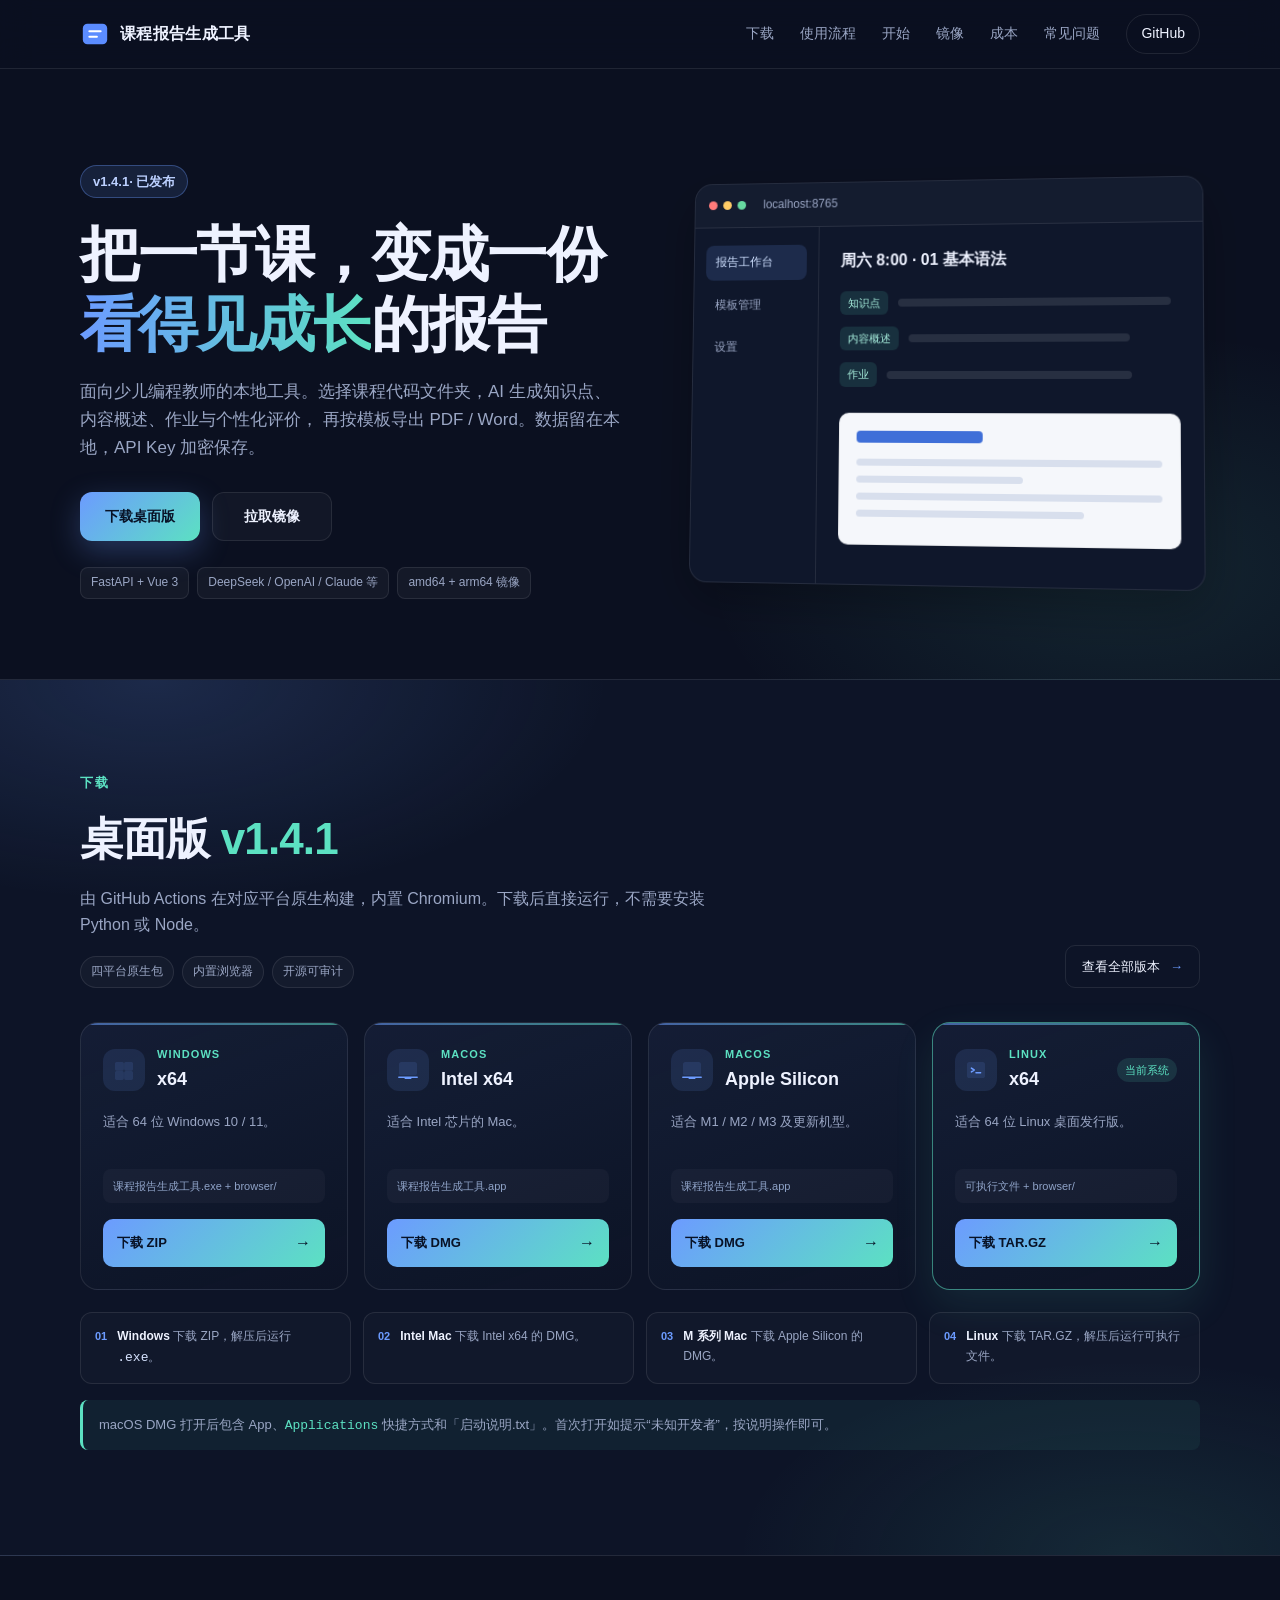
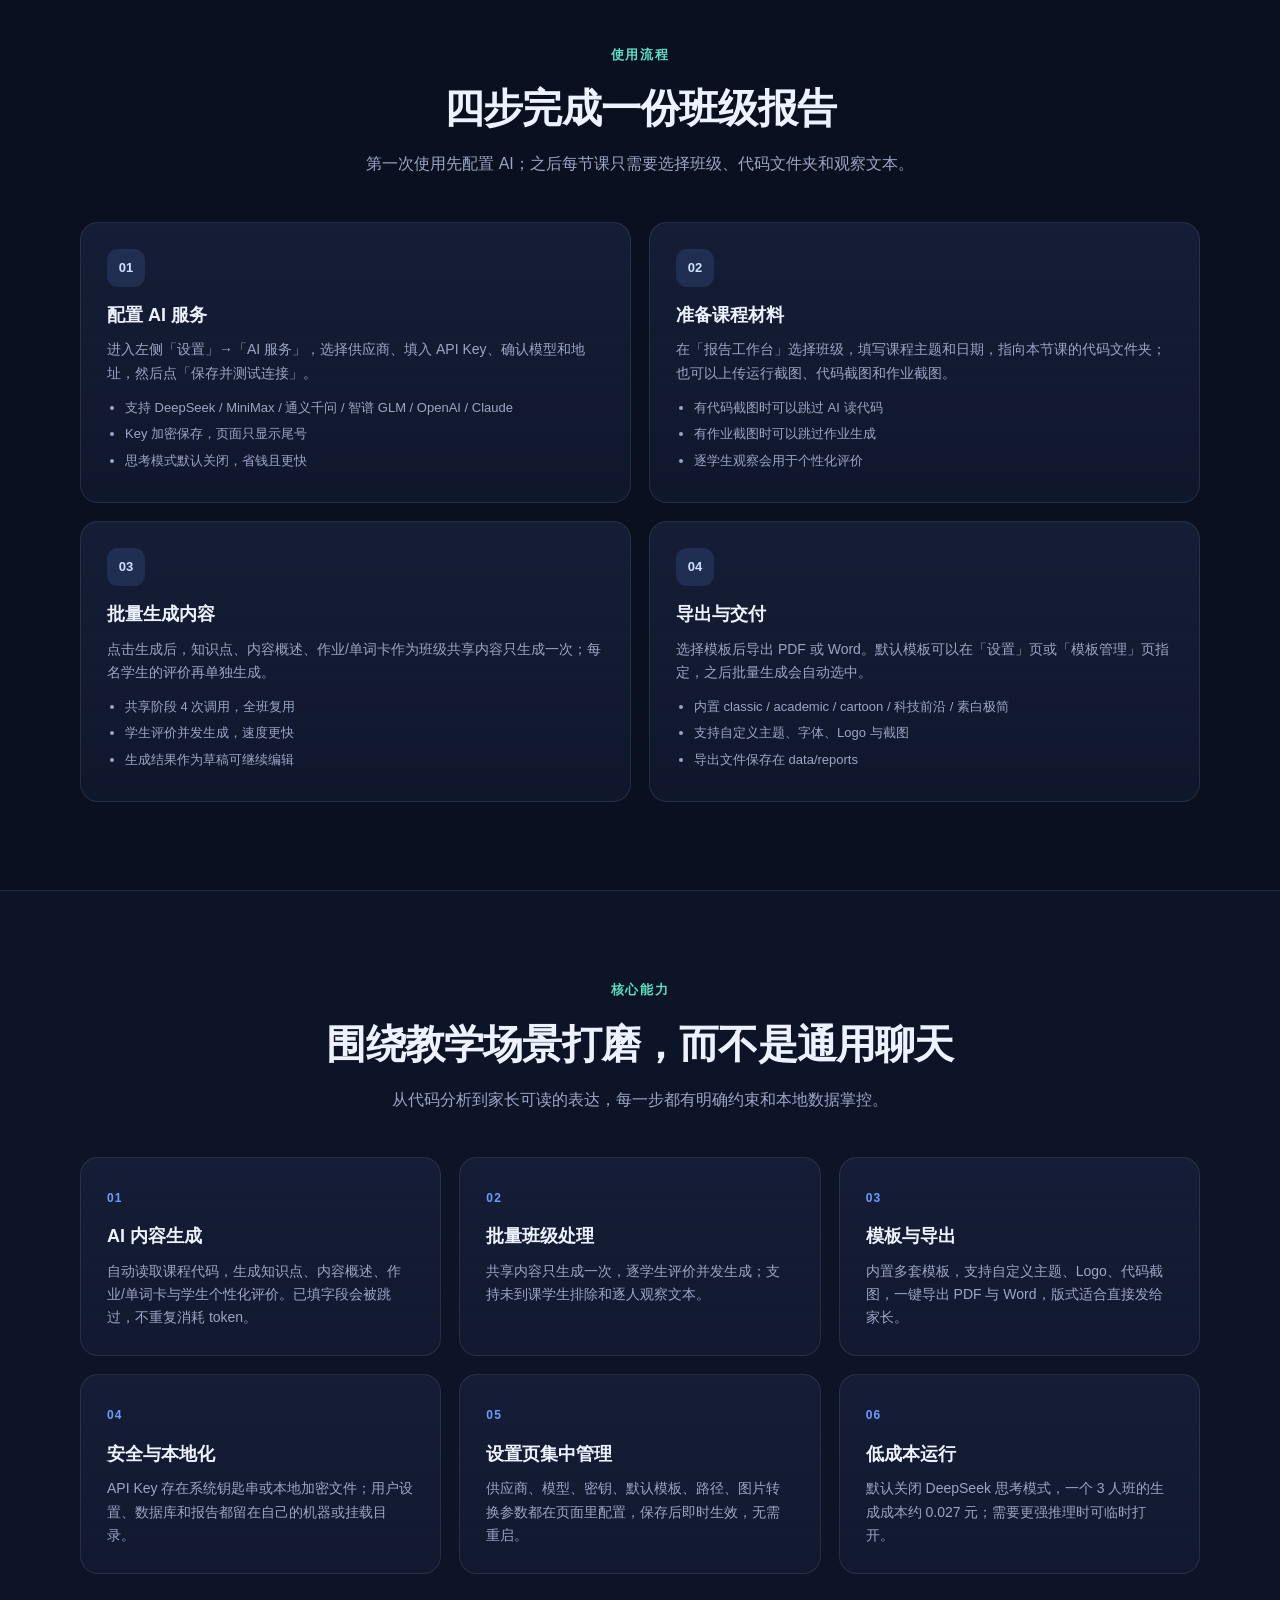
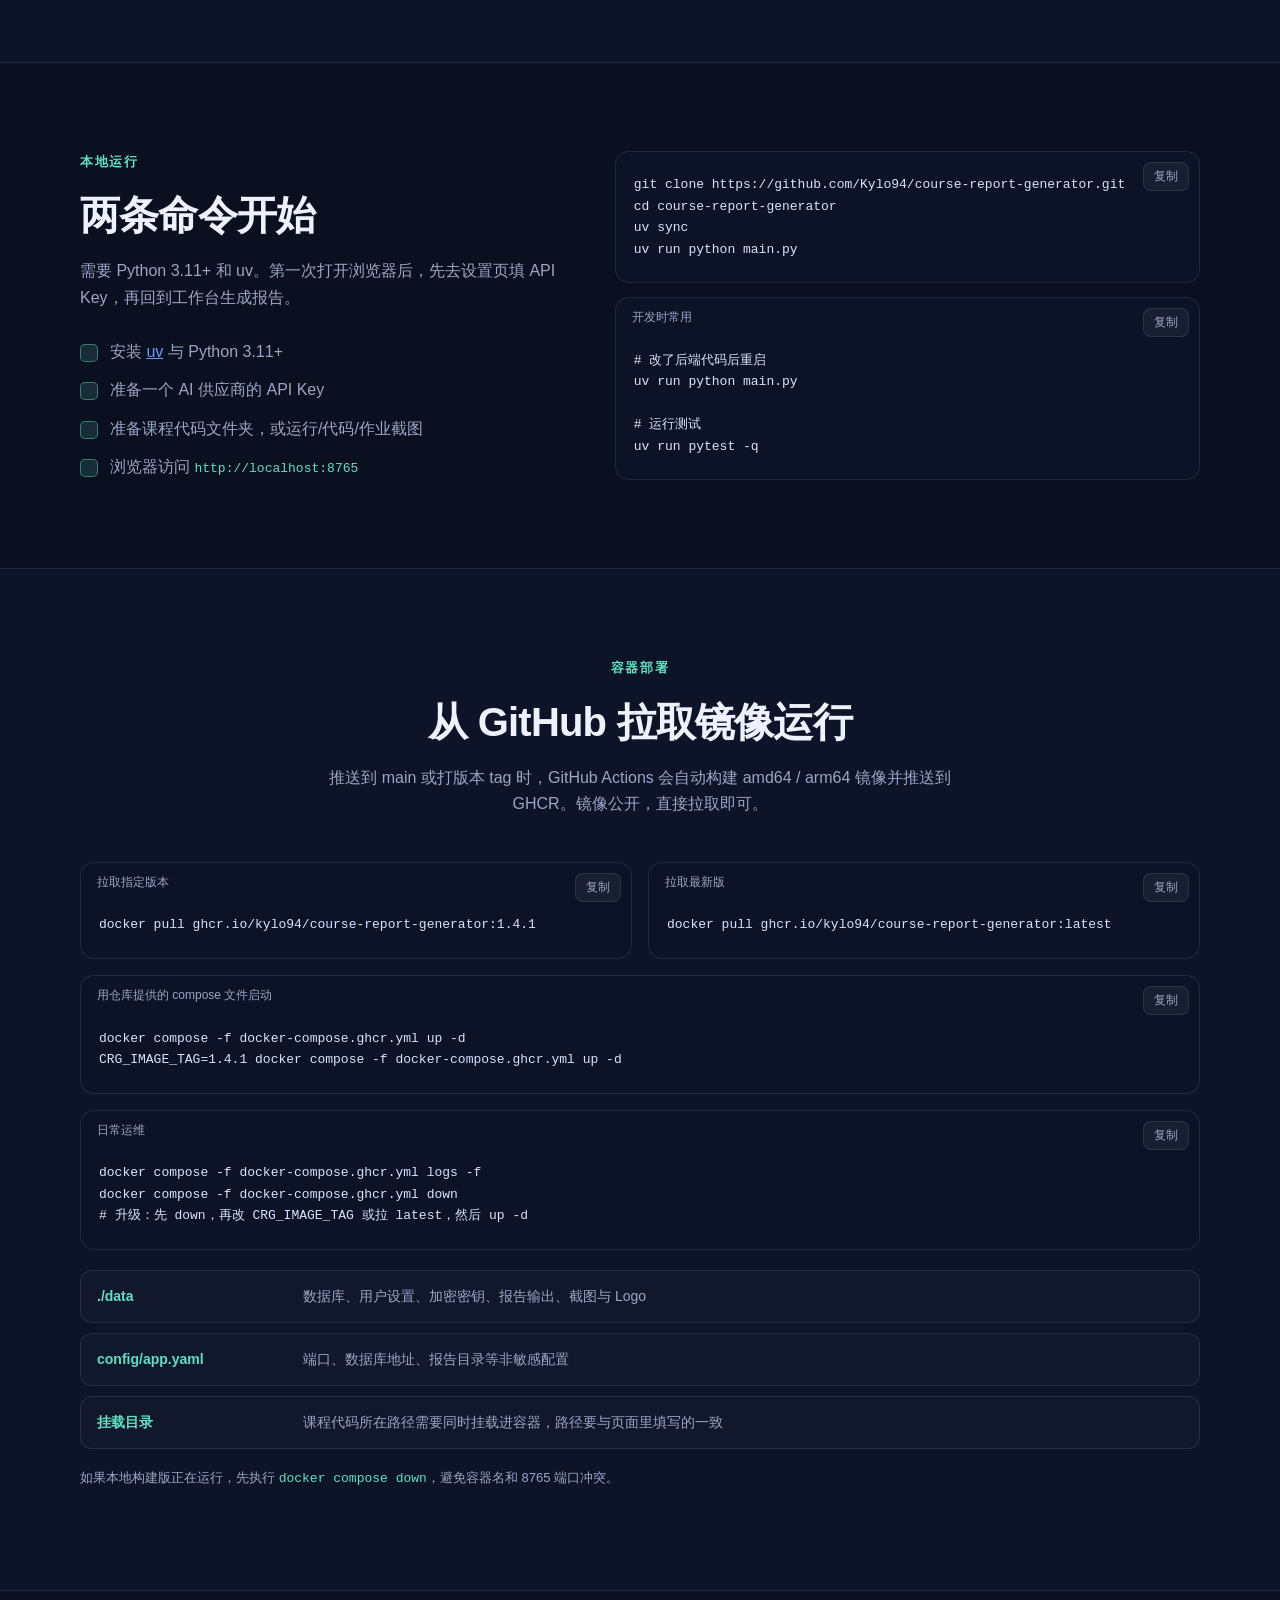
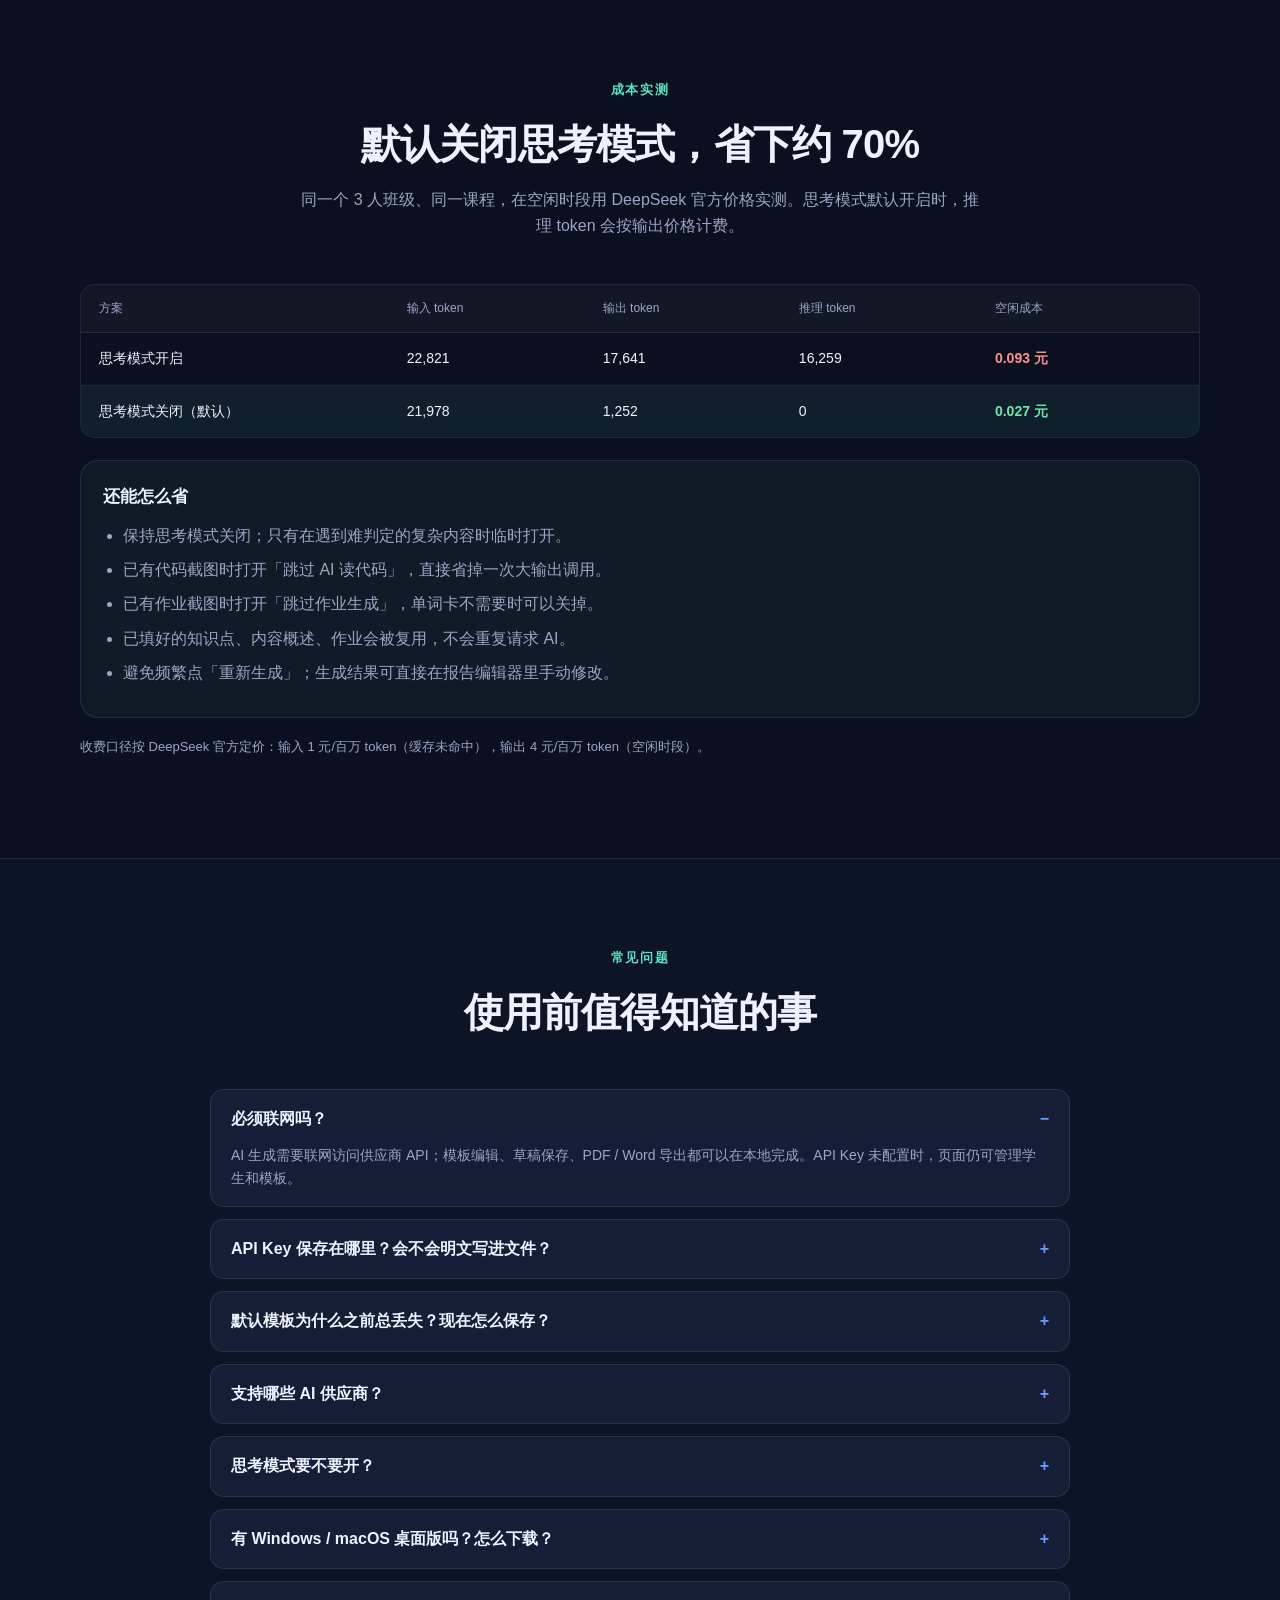
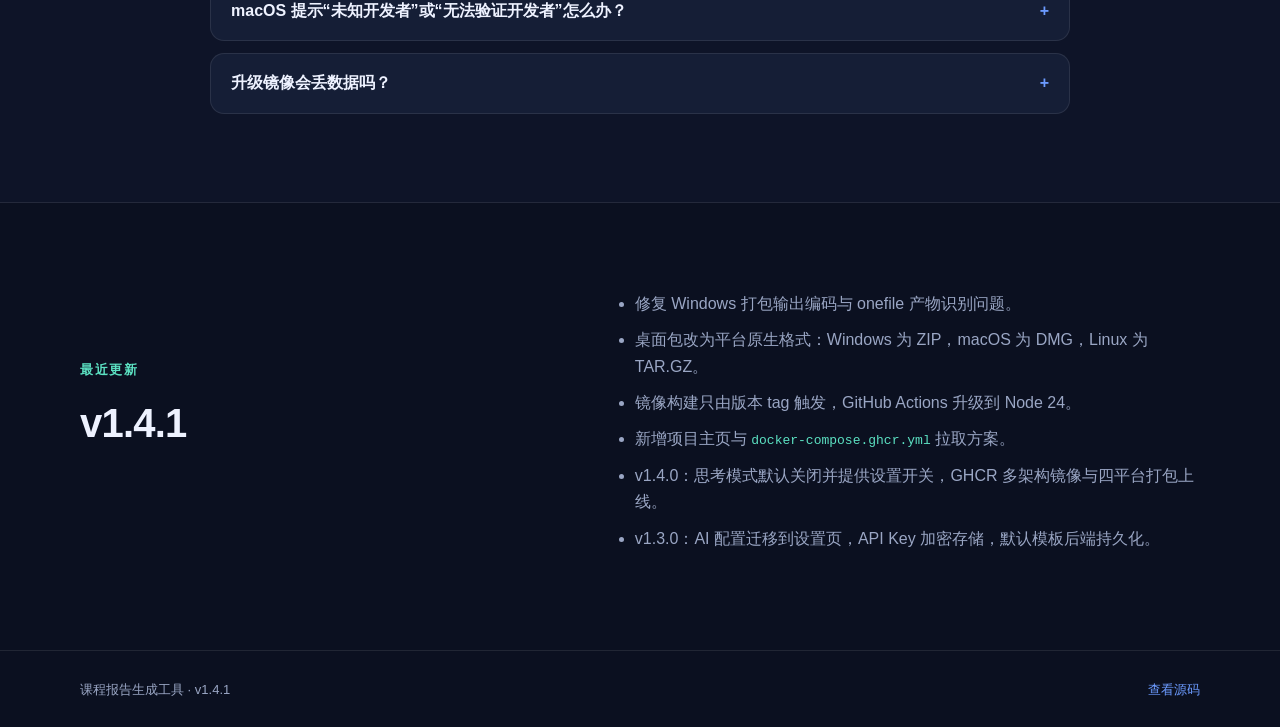
<file: index.html>
<!doctype html>
<html lang="zh-CN">
<head>
  <meta charset="utf-8" />
  <meta name="viewport" content="width=device-width, initial-scale=1" />
  <title>课程报告生成工具 v1.4.1</title>
  <meta name="description" content="少儿编程课程报告自动生成工具：AI 生成内容、模板化 PDF/Word 导出、班级批量处理与加密 API Key 管理。" />
  <link rel="stylesheet" href="styles.css" />
</head>
<body>
  <header class="site-header">
    <div class="wrap header-inner">
      <a class="brand" href="#top" aria-label="回到顶部">
        <svg viewBox="0 0 32 32" aria-hidden="true">
          <rect x="3" y="5" width="26" height="22" rx="5" fill="#5b8cff" />
          <path d="M10 13h12M10 19h8" stroke="#fff" stroke-width="2.2" stroke-linecap="round" />
        </svg>
        <span>课程报告生成工具</span>
      </a>
      <nav>
        <a href="#download">下载</a>
        <a href="#workflow">使用流程</a>
        <a href="#quickstart">开始</a>
        <a href="#docker">镜像</a>
        <a href="#cost">成本</a>
        <a href="#faq">常见问题</a>
        <a class="nav-github" href="https://github.com/Kylo94/course-report-generator" target="_blank" rel="noopener">GitHub</a>
      </nav>
    </div>
  </header>

  <main>
    <section class="hero" id="top">
      <div class="wrap hero-grid">
        <div class="hero-copy">
          <span class="badge"><span data-version-label>v1.4.1</span> · 已发布</span>
          <h1>把一节课，变成一份<br /><em>看得见成长</em>的报告</h1>
          <p class="lede">
            面向少儿编程教师的本地工具。选择课程代码文件夹，AI 生成知识点、内容概述、作业与个性化评价，
            再按模板导出 PDF / Word。数据留在本地，API Key 加密保存。
          </p>
          <div class="hero-actions">
            <a class="btn primary" href="#download">下载桌面版</a>
            <a class="btn ghost" href="#docker">拉取镜像</a>
          </div>
          <div class="hero-meta">
            <span>FastAPI + Vue 3</span>
            <span>DeepSeek / OpenAI / Claude 等</span>
            <span>amd64 + arm64 镜像</span>
          </div>
        </div>

        <div class="hero-visual" aria-label="产品界面示意">
          <div class="mock-window">
            <div class="mock-bar">
              <span class="mock-dot red"></span><span class="mock-dot yellow"></span><span class="mock-dot green"></span>
              <span class="mock-url">localhost:8765</span>
            </div>
            <div class="mock-body">
              <aside class="mock-side">
                <span class="mock-item active">报告工作台</span>
                <span class="mock-item">模板管理</span>
                <span class="mock-item">设置</span>
              </aside>
              <div class="mock-main">
                <div class="mock-title">周六 8:00 · 01 基本语法</div>
                <div class="mock-row"><span class="mock-chip">知识点</span><span class="mock-line w80"></span></div>
                <div class="mock-row"><span class="mock-chip">内容概述</span><span class="mock-line w65"></span></div>
                <div class="mock-row"><span class="mock-chip">作业</span><span class="mock-line w72"></span></div>
                <div class="mock-paper">
                  <div class="paper-head"></div>
                  <div class="paper-line"></div><div class="paper-line short"></div>
                  <div class="paper-line"></div><div class="paper-line mid"></div>
                </div>
              </div>
            </div>
          </div>
        </div>
      </div>
    </section>

    <section class="download-section" id="download">
      <div class="wrap">
        <div class="download-hero">
          <div>
            <span class="kicker">下载</span>
            <h2>桌面版 <span data-version-label>最新版本</span></h2>
            <p>由 GitHub Actions 在对应平台原生构建，内置 Chromium。下载后直接运行，不需要安装 Python 或 Node。</p>
            <div class="download-meta">
              <span>四平台原生包</span>
              <span>内置浏览器</span>
              <span>开源可审计</span>
            </div>
          </div>
          <a class="release-link" href="https://github.com/Kylo94/course-report-generator/releases" target="_blank" rel="noopener">
            查看全部版本 <span aria-hidden="true">→</span>
          </a>
        </div>

        <div class="download-grid" id="download-grid"></div>

        <noscript>
          <div class="download-fallback">
            请到 <a href="https://github.com/Kylo94/course-report-generator/releases" target="_blank" rel="noopener">GitHub Releases</a> 下载对应平台的安装包。
          </div>
        </noscript>

        <div class="download-guide">
          <div><span>01</span><p><strong>Windows</strong> 下载 ZIP，解压后运行 <code>.exe</code>。</p></div>
          <div><span>02</span><p><strong>Intel Mac</strong> 下载 Intel x64 的 DMG。</p></div>
          <div><span>03</span><p><strong>M 系列 Mac</strong> 下载 Apple Silicon 的 DMG。</p></div>
          <div><span>04</span><p><strong>Linux</strong> 下载 TAR.GZ，解压后运行可执行文件。</p></div>
        </div>
        <p class="note download-note">macOS DMG 打开后包含 App、<code>Applications</code> 快捷方式和「启动说明.txt」。首次打开如提示“未知开发者”，按说明操作即可。</p>
      </div>
    </section>

    <section class="section" id="workflow">
      <div class="wrap">
        <div class="section-head">
          <span class="kicker">使用流程</span>
          <h2>四步完成一份班级报告</h2>
          <p>第一次使用先配置 AI；之后每节课只需要选择班级、代码文件夹和观察文本。</p>
        </div>
        <div class="workflow-grid">
          <article class="workflow-card">
            <span class="workflow-num">01</span>
            <h3>配置 AI 服务</h3>
            <p>进入左侧「设置」→「AI 服务」，选择供应商、填入 API Key、确认模型和地址，然后点「保存并测试连接」。</p>
            <ul>
              <li>支持 DeepSeek / MiniMax / 通义千问 / 智谱 GLM / OpenAI / Claude</li>
              <li>Key 加密保存，页面只显示尾号</li>
              <li>思考模式默认关闭，省钱且更快</li>
            </ul>
          </article>
          <article class="workflow-card">
            <span class="workflow-num">02</span>
            <h3>准备课程材料</h3>
            <p>在「报告工作台」选择班级，填写课程主题和日期，指向本节课的代码文件夹；也可以上传运行截图、代码截图和作业截图。</p>
            <ul>
              <li>有代码截图时可以跳过 AI 读代码</li>
              <li>有作业截图时可以跳过作业生成</li>
              <li>逐学生观察会用于个性化评价</li>
            </ul>
          </article>
          <article class="workflow-card">
            <span class="workflow-num">03</span>
            <h3>批量生成内容</h3>
            <p>点击生成后，知识点、内容概述、作业/单词卡作为班级共享内容只生成一次；每名学生的评价再单独生成。</p>
            <ul>
              <li>共享阶段 4 次调用，全班复用</li>
              <li>学生评价并发生成，速度更快</li>
              <li>生成结果作为草稿可继续编辑</li>
            </ul>
          </article>
          <article class="workflow-card">
            <span class="workflow-num">04</span>
            <h3>导出与交付</h3>
            <p>选择模板后导出 PDF 或 Word。默认模板可以在「设置」页或「模板管理」页指定，之后批量生成会自动选中。</p>
            <ul>
              <li>内置 classic / academic / cartoon / 科技前沿 / 素白极简</li>
              <li>支持自定义主题、字体、Logo 与截图</li>
              <li>导出文件保存在 data/reports</li>
            </ul>
          </article>
        </div>
      </div>
    </section>

    <section class="section alt" id="features">
      <div class="wrap">
        <div class="section-head">
          <span class="kicker">核心能力</span>
          <h2>围绕教学场景打磨，而不是通用聊天</h2>
          <p>从代码分析到家长可读的表达，每一步都有明确约束和本地数据掌控。</p>
        </div>
        <div class="feature-grid">
          <article class="feature-card">
            <span class="feature-index">01</span>
            <h3>AI 内容生成</h3>
            <p>自动读取课程代码，生成知识点、内容概述、作业/单词卡与学生个性化评价。已填字段会被跳过，不重复消耗 token。</p>
          </article>
          <article class="feature-card">
            <span class="feature-index">02</span>
            <h3>批量班级处理</h3>
            <p>共享内容只生成一次，逐学生评价并发生成；支持未到课学生排除和逐人观察文本。</p>
          </article>
          <article class="feature-card">
            <span class="feature-index">03</span>
            <h3>模板与导出</h3>
            <p>内置多套模板，支持自定义主题、Logo、代码截图，一键导出 PDF 与 Word，版式适合直接发给家长。</p>
          </article>
          <article class="feature-card">
            <span class="feature-index">04</span>
            <h3>安全与本地化</h3>
            <p>API Key 存在系统钥匙串或本地加密文件；用户设置、数据库和报告都留在自己的机器或挂载目录。</p>
          </article>
          <article class="feature-card">
            <span class="feature-index">05</span>
            <h3>设置页集中管理</h3>
            <p>供应商、模型、密钥、默认模板、路径、图片转换参数都在页面里配置，保存后即时生效，无需重启。</p>
          </article>
          <article class="feature-card">
            <span class="feature-index">06</span>
            <h3>低成本运行</h3>
            <p>默认关闭 DeepSeek 思考模式，一个 3 人班的生成成本约 0.027 元；需要更强推理时可临时打开。</p>
          </article>
        </div>
      </div>
    </section>

    <section class="section" id="quickstart">
      <div class="wrap two-col">
        <div>
          <div class="section-head left">
            <span class="kicker">本地运行</span>
            <h2>两条命令开始</h2>
            <p>需要 Python 3.11+ 和 uv。第一次打开浏览器后，先去设置页填 API Key，再回到工作台生成报告。</p>
          </div>
          <div class="check-list">
            <div><span></span><p>安装 <a href="https://docs.astral.sh/uv/" target="_blank" rel="noopener">uv</a> 与 Python 3.11+</p></div>
            <div><span></span><p>准备一个 AI 供应商的 API Key</p></div>
            <div><span></span><p>准备课程代码文件夹，或运行/代码/作业截图</p></div>
            <div><span></span><p>浏览器访问 <code>http://localhost:8765</code></p></div>
          </div>
        </div>
        <div class="code-stack">
          <div class="code-block">
            <button class="copy" type="button">复制</button>
            <pre><code>git clone https://github.com/Kylo94/course-report-generator.git
cd course-report-generator
uv sync
uv run python main.py</code></pre>
          </div>
          <div class="code-block">
            <div class="code-label">开发时常用</div>
            <button class="copy" type="button">复制</button>
            <pre><code># 改了后端代码后重启
uv run python main.py

# 运行测试
uv run pytest -q</code></pre>
          </div>
        </div>
      </div>
    </section>

    <section class="section alt" id="docker">
      <div class="wrap">
        <div class="section-head">
          <span class="kicker">容器部署</span>
          <h2>从 GitHub 拉取镜像运行</h2>
          <p>推送到 main 或打版本 tag 时，GitHub Actions 会自动构建 amd64 / arm64 镜像并推送到 GHCR。镜像公开，直接拉取即可。</p>
        </div>
        <div class="docker-grid">
          <div class="code-block">
            <div class="code-label">拉取指定版本</div>
            <button class="copy" type="button">复制</button>
            <pre><code>docker pull ghcr.io/kylo94/course-report-generator:1.4.1</code></pre>
          </div>
          <div class="code-block">
            <div class="code-label">拉取最新版</div>
            <button class="copy" type="button">复制</button>
            <pre><code>docker pull ghcr.io/kylo94/course-report-generator:latest</code></pre>
          </div>
          <div class="code-block wide">
            <div class="code-label">用仓库提供的 compose 文件启动</div>
            <button class="copy" type="button">复制</button>
            <pre><code>docker compose -f docker-compose.ghcr.yml up -d
CRG_IMAGE_TAG=1.4.1 docker compose -f docker-compose.ghcr.yml up -d</code></pre>
          </div>
          <div class="code-block wide">
            <div class="code-label">日常运维</div>
            <button class="copy" type="button">复制</button>
            <pre><code>docker compose -f docker-compose.ghcr.yml logs -f
docker compose -f docker-compose.ghcr.yml down
# 升级：先 down，再改 CRG_IMAGE_TAG 或拉 latest，然后 up -d</code></pre>
          </div>
        </div>
        <div class="dir-list">
          <div><strong>./data</strong><span>数据库、用户设置、加密密钥、报告输出、截图与 Logo</span></div>
          <div><strong>config/app.yaml</strong><span>端口、数据库地址、报告目录等非敏感配置</span></div>
          <div><strong>挂载目录</strong><span>课程代码所在路径需要同时挂载进容器，路径要与页面里填写的一致</span></div>
        </div>
        <p class="note">如果本地构建版正在运行，先执行 <code>docker compose down</code>，避免容器名和 8765 端口冲突。</p>
      </div>
    </section>

    <section class="section" id="cost">
      <div class="wrap">
        <div class="section-head">
          <span class="kicker">成本实测</span>
          <h2>默认关闭思考模式，省下约 70%</h2>
          <p>同一个 3 人班级、同一课程，在空闲时段用 DeepSeek 官方价格实测。思考模式默认开启时，推理 token 会按输出价格计费。</p>
        </div>
        <div class="cost-table" role="table" aria-label="成本对比表">
          <div class="cost-row head" role="row">
            <span role="columnheader">方案</span>
            <span role="columnheader">输入 token</span>
            <span role="columnheader">输出 token</span>
            <span role="columnheader">推理 token</span>
            <span role="columnheader">空闲成本</span>
          </div>
          <div class="cost-row" role="row">
            <span role="cell">思考模式开启</span><span role="cell">22,821</span><span role="cell">17,641</span><span role="cell">16,259</span><span role="cell" class="cost-high">0.093 元</span>
          </div>
          <div class="cost-row highlight" role="row">
            <span role="cell">思考模式关闭（默认）</span><span role="cell">21,978</span><span role="cell">1,252</span><span role="cell">0</span><span role="cell" class="cost-low">0.027 元</span>
          </div>
        </div>
        <div class="save-tips">
          <h3>还能怎么省</h3>
          <ul>
            <li>保持思考模式关闭；只有在遇到难判定的复杂内容时临时打开。</li>
            <li>已有代码截图时打开「跳过 AI 读代码」，直接省掉一次大输出调用。</li>
            <li>已有作业截图时打开「跳过作业生成」，单词卡不需要时可以关掉。</li>
            <li>已填好的知识点、内容概述、作业会被复用，不会重复请求 AI。</li>
            <li>避免频繁点「重新生成」；生成结果可直接在报告编辑器里手动修改。</li>
          </ul>
        </div>
        <p class="note">收费口径按 DeepSeek 官方定价：输入 1 元/百万 token（缓存未命中），输出 4 元/百万 token（空闲时段）。</p>
      </div>
    </section>

    <section class="section alt" id="faq">
      <div class="wrap">
        <div class="section-head">
          <span class="kicker">常见问题</span>
          <h2>使用前值得知道的事</h2>
        </div>
        <div class="faq">
          <details open>
            <summary>必须联网吗？</summary>
            <p>AI 生成需要联网访问供应商 API；模板编辑、草稿保存、PDF / Word 导出都可以在本地完成。API Key 未配置时，页面仍可管理学生和模板。</p>
          </details>
          <details>
            <summary>API Key 保存在哪里？会不会明文写进文件？</summary>
            <p>优先保存在系统钥匙串（macOS 钥匙串 / Windows 凭据管理器），不可用时保存为本地 Fernet 加密文件。<code>data/user_settings.json</code> 不保存明文，接口只返回是否配置和尾号。</p>
          </details>
          <details>
            <summary>默认模板为什么之前总丢失？现在怎么保存？</summary>
            <p>旧版只存在浏览器 localStorage，清缓存或换浏览器就会丢。现在默认模板保存到后端用户设置，在「设置」页下拉框或「模板管理」页点「设为默认」都会持久化。</p>
          </details>
          <details>
            <summary>支持哪些 AI 供应商？</summary>
            <p>DeepSeek、MiniMax、通义千问、智谱 GLM、OpenAI 和 Anthropic Claude。设置页切换供应商后，记得同时更新对应模型的 API Key 和模型名。</p>
          </details>
          <details>
            <summary>思考模式要不要开？</summary>
            <p>日常生成建议关闭，省钱且快很多。遇到特别复杂、需要模型反复推敲的内容，可以在设置页临时打开；它只影响 DeepSeek，且会显著增加推理 token。</p>
          </details>
          <details>
            <summary>有 Windows / macOS 桌面版吗？怎么下载？</summary>
            <p>有。推送 <code>v*</code> tag 时，GitHub Actions 会在四个原生 runner 上分别打包并发布到 Releases：Windows x64 为 <code>.zip</code>（内含 <code>.exe</code> 和 <code>browser/</code>），macOS x64 / arm64 为 <code>.dmg</code>（内含 <code>.app</code>），Linux x64 为 <code>.tar.gz</code>。无需安装 Python。PyInstaller 不支持交叉编译，所以每个平台都在对应系统上构建。</p>
          </details>
          <details>
            <summary>macOS 提示“未知开发者”或“无法验证开发者”怎么办？</summary>
            <p>应用由 GitHub Actions 从公开源码构建，但未做 Apple 开发者签名与公证，所以 macOS 首次打开会拦截。DMG 内也附带了「启动说明.txt」。任选一种方式：</p>
            <ol>
              <li>将 App 拖到「应用程序」，按住 Control 点击图标 → 「打开」→ 弹窗中再次选择「打开」。</li>
              <li>终端执行 <code>xattr -cr "/Applications/课程报告生成工具.app"</code>，然后重新双击。</li>
              <li>「系统设置」→「隐私与安全性」→ 找到对应提示 → 「仍要打开」。</li>
            </ol>
          </details>
          <details>
            <summary>升级镜像会丢数据吗？</summary>
            <p>不会。用户设置、数据库、加密密钥和报告都在挂载的 <code>./data</code> 目录里。升级时停止容器、拉取新镜像、重新启动即可。</p>
          </details>
        </div>
      </div>
    </section>

    <section class="section" id="changelog">
      <div class="wrap two-col">
        <div class="section-head left">
          <span class="kicker">最近更新</span>
          <h2>v1.4.1</h2>
        </div>
        <ul class="changelog">
          <li>修复 Windows 打包输出编码与 onefile 产物识别问题。</li>
          <li>桌面包改为平台原生格式：Windows 为 ZIP，macOS 为 DMG，Linux 为 TAR.GZ。</li>
          <li>镜像构建只由版本 tag 触发，GitHub Actions 升级到 Node 24。</li>
          <li>新增项目主页与 <code>docker-compose.ghcr.yml</code> 拉取方案。</li>
          <li>v1.4.0：思考模式默认关闭并提供设置开关，GHCR 多架构镜像与四平台打包上线。</li>
          <li>v1.3.0：AI 配置迁移到设置页，API Key 加密存储，默认模板后端持久化。</li>
        </ul>
      </div>
    </section>
  </main>

  <footer>
    <div class="wrap footer-inner">
      <span>课程报告生成工具 · v1.4.1</span>
      <a href="https://github.com/Kylo94/course-report-generator" target="_blank" rel="noopener">查看源码</a>
    </div>
  </footer>

  <script src="script.js"></script>
</body>
</html>
</file>
<file: styles.css>
:root {
  --bg: #0b1020;
  --bg-alt: #10172b;
  --card: #151e36;
  --card-hover: #1a2542;
  --text: #eef2ff;
  --muted: #9aa6c4;
  --line: rgba(255, 255, 255, 0.09);
  --accent: #6c9bff;
  --accent-2: #5ce1c2;
  --danger: #ff8f8f;
  --success: #6ee7a8;
  --radius: 18px;
  --shadow: 0 18px 50px rgba(0, 0, 0, 0.28);
}

* { box-sizing: border-box; }
html { scroll-behavior: smooth; }

body {
  margin: 0;
  background:
    radial-gradient(900px 500px at 15% -5%, rgba(108, 155, 255, 0.16), transparent 60%),
    radial-gradient(700px 400px at 88% 8%, rgba(92, 225, 194, 0.10), transparent 60%),
    var(--bg);
  color: var(--text);
  font-family: -apple-system, BlinkMacSystemFont, "Segoe UI", "PingFang SC", "Microsoft YaHei", sans-serif;
  line-height: 1.65;
  -webkit-font-smoothing: antialiased;
}

.wrap { width: min(1120px, calc(100% - 40px)); margin: 0 auto; }

.site-header {
  position: sticky;
  top: 0;
  z-index: 20;
  backdrop-filter: blur(16px);
  background: rgba(11, 16, 32, 0.78);
  border-bottom: 1px solid var(--line);
}

.header-inner {
  display: flex;
  align-items: center;
  justify-content: space-between;
  height: 68px;
}

.brand {
  display: inline-flex;
  align-items: center;
  gap: 10px;
  color: var(--text);
  text-decoration: none;
  font-weight: 700;
  letter-spacing: 0.02em;
}

.brand svg { width: 30px; height: 30px; }

.site-header nav { display: flex; align-items: center; gap: 26px; }
.site-header nav a {
  color: var(--muted);
  text-decoration: none;
  font-size: 14px;
  transition: color 0.2s ease;
}
.site-header nav a:hover { color: var(--text); }
.site-header nav .nav-github {
  padding: 7px 14px;
  border: 1px solid var(--line);
  border-radius: 999px;
  color: var(--text);
}

.hero { padding: 96px 0 80px; }
.hero-grid {
  display: grid;
  grid-template-columns: 1.05fr 1fr;
  gap: 64px;
  align-items: center;
}

.badge {
  display: inline-flex;
  align-items: center;
  padding: 5px 12px;
  border-radius: 999px;
  background: rgba(108, 155, 255, 0.12);
  border: 1px solid rgba(108, 155, 255, 0.35);
  color: #bcd0ff;
  font-size: 13px;
  font-weight: 600;
}

h1 {
  margin: 22px 0 18px;
  font-size: clamp(38px, 5vw, 60px);
  line-height: 1.16;
  letter-spacing: -0.03em;
}
h1 em {
  font-style: normal;
  background: linear-gradient(90deg, var(--accent), var(--accent-2));
  -webkit-background-clip: text;
  background-clip: text;
  color: transparent;
}

.lede { max-width: 580px; color: var(--muted); font-size: 17px; }

.hero-actions { display: flex; gap: 12px; margin-top: 30px; }
.btn {
  display: inline-flex;
  align-items: center;
  justify-content: center;
  min-width: 120px;
  padding: 12px 20px;
  border-radius: 12px;
  text-decoration: none;
  font-weight: 650;
  font-size: 14px;
  transition: transform 0.18s ease, box-shadow 0.18s ease;
}
.btn:hover { transform: translateY(-2px); }
.btn.primary {
  color: #081226;
  background: linear-gradient(135deg, var(--accent), var(--accent-2));
  box-shadow: 0 10px 30px rgba(108, 155, 255, 0.28);
}
.btn.ghost { color: var(--text); border: 1px solid var(--line); background: rgba(255, 255, 255, 0.03); }

.hero-meta {
  display: flex;
  flex-wrap: wrap;
  gap: 8px;
  margin-top: 26px;
}
.hero-meta span {
  padding: 5px 10px;
  border-radius: 8px;
  background: rgba(255, 255, 255, 0.04);
  border: 1px solid var(--line);
  color: var(--muted);
  font-size: 12px;
}

.hero-visual { perspective: 1200px; }
.mock-window {
  border: 1px solid var(--line);
  border-radius: 18px;
  background: #0f172b;
  box-shadow: var(--shadow);
  overflow: hidden;
  transform: rotateY(-6deg) rotateX(3deg);
  transition: transform 0.4s ease;
}
.mock-window:hover { transform: rotateY(0) rotateX(0); }
.mock-bar {
  display: flex;
  align-items: center;
  gap: 6px;
  padding: 12px 14px;
  border-bottom: 1px solid var(--line);
  background: rgba(255, 255, 255, 0.02);
}
.mock-dot { width: 9px; height: 9px; border-radius: 50%; }
.mock-dot.red { background: #ff7b7b; }
.mock-dot.yellow { background: #ffcc66; }
.mock-dot.green { background: #66d9a0; }
.mock-url { margin-left: 12px; color: var(--muted); font-size: 12px; }
.mock-body { display: grid; grid-template-columns: 130px 1fr; min-height: 360px; }
.mock-side {
  display: flex;
  flex-direction: column;
  gap: 8px;
  padding: 18px 12px;
  border-right: 1px solid var(--line);
}
.mock-item { padding: 8px 10px; border-radius: 8px; color: var(--muted); font-size: 12px; }
.mock-item.active { background: rgba(108, 155, 255, 0.15); color: #cfe0ff; }
.mock-main { padding: 22px; }
.mock-title { font-weight: 700; margin-bottom: 18px; }
.mock-row { display: flex; align-items: center; gap: 10px; margin-bottom: 12px; }
.mock-chip {
  flex: 0 0 auto;
  padding: 3px 8px;
  border-radius: 6px;
  background: rgba(92, 225, 194, 0.12);
  color: #a9f0df;
  font-size: 11px;
}
.mock-line { height: 8px; border-radius: 6px; background: rgba(255, 255, 255, 0.10); }
.mock-line.w80 { width: 80%; }
.mock-line.w65 { width: 65%; }
.mock-line.w72 { width: 72%; }
.mock-paper {
  margin-top: 26px;
  padding: 18px;
  border-radius: 10px;
  background: #f5f7fb;
  box-shadow: inset 0 0 0 1px rgba(0, 0, 0, 0.06);
}
.paper-head { width: 42%; height: 12px; border-radius: 4px; background: #3f6fd8; margin-bottom: 16px; }
.paper-line { height: 7px; border-radius: 4px; background: #d8dfed; margin-bottom: 10px; }
.paper-line.short { width: 55%; }
.paper-line.mid { width: 75%; }

.section { padding: 88px 0; }
.section.alt { background: rgba(16, 23, 43, 0.72); border-block: 1px solid var(--line); }
.section-head { max-width: 680px; margin: 0 auto 44px; text-align: center; }
.section-head.left { margin: 0 0 28px; text-align: left; }
.kicker {
  display: block;
  margin-bottom: 10px;
  color: var(--accent-2);
  font-size: 13px;
  font-weight: 700;
  letter-spacing: 0.12em;
  text-transform: uppercase;
}
.section-head h2, .section-head.left h2 {
  margin: 0 0 10px;
  font-size: clamp(28px, 4vw, 40px);
  letter-spacing: -0.02em;
}
.section-head p, .section-head.left p { margin: 0; color: var(--muted); }

.feature-grid {
  display: grid;
  grid-template-columns: repeat(3, 1fr);
  gap: 18px;
}
.feature-card {
  position: relative;
  padding: 26px;
  border: 1px solid var(--line);
  border-radius: var(--radius);
  background: linear-gradient(180deg, var(--card), rgba(21, 30, 54, 0.55));
  transition: transform 0.2s ease, border-color 0.2s ease;
}
.feature-card:hover { transform: translateY(-4px); border-color: rgba(108, 155, 255, 0.45); }
.feature-index { color: var(--accent); font-size: 12px; font-weight: 800; letter-spacing: 0.1em; }
.feature-card h3 { margin: 12px 0 8px; font-size: 18px; }
.feature-card p { margin: 0; color: var(--muted); font-size: 14px; }

.two-col { display: grid; grid-template-columns: 0.9fr 1.1fr; gap: 56px; align-items: center; }
.steps { display: grid; gap: 12px; }
.step { display: flex; align-items: center; gap: 14px; color: var(--muted); }
.step span {
  display: inline-flex;
  align-items: center;
  justify-content: center;
  width: 28px;
  height: 28px;
  border-radius: 50%;
  background: rgba(108, 155, 255, 0.15);
  color: #cfe0ff;
  font-size: 12px;
  font-weight: 700;
}
.step p { margin: 0; }

.code-stack { display: grid; gap: 14px; }
.code-block {
  position: relative;
  border: 1px solid var(--line);
  border-radius: 14px;
  background: #0c1326;
  overflow: hidden;
}
.code-label {
  padding: 10px 16px 0;
  color: var(--muted);
  font-size: 12px;
}
.copy {
  position: absolute;
  top: 10px;
  right: 10px;
  z-index: 2;
  padding: 5px 10px;
  border: 1px solid var(--line);
  border-radius: 8px;
  background: rgba(255, 255, 255, 0.05);
  color: var(--muted);
  font-size: 12px;
  cursor: pointer;
}
.copy:hover { color: var(--text); border-color: rgba(108, 155, 255, 0.5); }
.copy.done { color: var(--success); border-color: rgba(110, 231, 168, 0.5); }
pre { margin: 0; padding: 22px 18px; overflow-x: auto; }
code { font-family: ui-monospace, SFMono-Regular, Menlo, Consolas, monospace; font-size: 13px; color: #d7e3ff; }
.hint { color: var(--muted); font-size: 13px; }
.hint code { color: var(--accent-2); }

.docker-grid { display: grid; grid-template-columns: 1fr 1fr; gap: 16px; }
.docker-grid .wide { grid-column: 1 / -1; }
.note { margin-top: 18px; color: var(--muted); font-size: 13px; }
.note code { color: var(--accent-2); }

.cost-table {
  border: 1px solid var(--line);
  border-radius: 14px;
  overflow: hidden;
}
.cost-row {
  display: grid;
  grid-template-columns: 1.6fr repeat(4, 1fr);
  gap: 10px;
  padding: 14px 18px;
  border-bottom: 1px solid var(--line);
  font-size: 14px;
}
.cost-row:last-child { border-bottom: 0; }
.cost-row.head { background: rgba(255, 255, 255, 0.03); color: var(--muted); font-size: 12px; }
.cost-row.highlight { background: rgba(92, 225, 194, 0.07); }
.cost-high { color: var(--danger); font-weight: 700; }
.cost-low { color: var(--success); font-weight: 700; }

.changelog { margin: 0; padding-left: 20px; color: var(--muted); }
.changelog li { margin-bottom: 10px; }
.changelog code { color: var(--accent-2); }

footer { border-top: 1px solid var(--line); padding: 28px 0; }
.footer-inner { display: flex; justify-content: space-between; color: var(--muted); font-size: 13px; }
.footer-inner a { color: var(--accent); text-decoration: none; }

@media (max-width: 900px) {
  .hero-grid, .two-col { grid-template-columns: 1fr; gap: 40px; }
  .hero-visual { order: -1; }
  .mock-window { transform: none; }
  .feature-grid { grid-template-columns: repeat(2, 1fr); }
  .site-header nav { gap: 14px; }
}

@media (max-width: 640px) {
  .wrap { width: calc(100% - 28px); }
  .site-header nav a:not(.nav-github) { display: none; }
  .hero { padding: 60px 0 56px; }
  .section { padding: 64px 0; }
  .feature-grid, .docker-grid { grid-template-columns: 1fr; }
  .docker-grid .wide { grid-column: auto; }
  .mock-body { grid-template-columns: 1fr; }
  .mock-side { display: none; }
  .cost-row { grid-template-columns: 1.4fr repeat(4, 0.9fr); font-size: 12px; padding: 12px 10px; }
  .footer-inner { flex-direction: column; gap: 8px; }
}

.workflow-grid {
  display: grid;
  grid-template-columns: repeat(2, 1fr);
  gap: 18px;
}
.workflow-card {
  padding: 26px;
  border: 1px solid var(--line);
  border-radius: var(--radius);
  background: linear-gradient(180deg, var(--card), rgba(21, 30, 54, 0.55));
}
.workflow-num {
  display: inline-flex;
  align-items: center;
  justify-content: center;
  width: 38px;
  height: 38px;
  border-radius: 11px;
  background: rgba(108, 155, 255, 0.14);
  color: #cfe0ff;
  font-weight: 800;
  font-size: 13px;
}
.workflow-card h3 { margin: 14px 0 8px; font-size: 18px; }
.workflow-card p { margin: 0 0 12px; color: var(--muted); font-size: 14px; }
.workflow-card ul { margin: 0; padding-left: 18px; color: var(--muted); font-size: 13px; }
.workflow-card li { margin-bottom: 5px; }

.check-list { display: grid; gap: 12px; }
.check-list > div { display: flex; align-items: flex-start; gap: 12px; }
.check-list span {
  flex: 0 0 auto;
  width: 18px;
  height: 18px;
  margin-top: 5px;
  border-radius: 5px;
  background: rgba(92, 225, 194, 0.14);
  border: 1px solid rgba(92, 225, 194, 0.45);
}
.check-list p { margin: 0; color: var(--muted); }
.check-list a { color: var(--accent); }
.check-list code { color: var(--accent-2); }

.dir-list { display: grid; gap: 10px; margin-top: 20px; }
.dir-list > div {
  display: grid;
  grid-template-columns: 190px 1fr;
  gap: 16px;
  padding: 14px 16px;
  border: 1px solid var(--line);
  border-radius: 12px;
  background: rgba(255, 255, 255, 0.02);
  font-size: 14px;
}
.dir-list strong { color: var(--accent-2); }
.dir-list span { color: var(--muted); }

.save-tips {
  margin-top: 22px;
  padding: 22px;
  border: 1px solid var(--line);
  border-radius: var(--radius);
  background: rgba(110, 231, 168, 0.05);
}
.save-tips h3 { margin: 0 0 12px; font-size: 17px; }
.save-tips ul { margin: 0; padding-left: 20px; color: var(--muted); }
.save-tips li { margin-bottom: 8px; }

.faq { display: grid; gap: 12px; max-width: 860px; margin: 0 auto; }
.faq details {
  border: 1px solid var(--line);
  border-radius: 14px;
  background: var(--card);
  padding: 16px 20px;
}
.faq summary {
  cursor: pointer;
  font-weight: 650;
  color: var(--text);
  list-style: none;
}
.faq summary::-webkit-details-marker { display: none; }
.faq summary::after { content: '+'; float: right; color: var(--accent); }
.faq details[open] summary::after { content: '−'; }
.faq p { margin: 12px 0 0; color: var(--muted); font-size: 14px; }
.faq ol { margin: 12px 0 0; padding-left: 20px; color: var(--muted); font-size: 14px; }
.faq li { margin-bottom: 6px; }
.faq code { color: var(--accent-2); }

@media (max-width: 900px) {
  .workflow-grid { grid-template-columns: 1fr; }
  .dir-list > div { grid-template-columns: 1fr; gap: 6px; }
}

@media (max-width: 640px) {
  .site-header nav a:not(.nav-github) { display: none; }
}

.download-section {
  padding: 92px 0;
  border-top: 1px solid var(--line);
  border-bottom: 1px solid var(--line);
  background:
    radial-gradient(700px 340px at 12% 0%, rgba(108, 155, 255, 0.16), transparent 65%),
    radial-gradient(600px 300px at 88% 100%, rgba(92, 225, 194, 0.10), transparent 65%),
    #0d1427;
}
.download-hero {
  display: flex;
  align-items: flex-end;
  justify-content: space-between;
  gap: 28px;
  margin-bottom: 34px;
}
.download-hero h2 {
  margin: 8px 0 10px;
  font-size: clamp(30px, 4vw, 44px);
  letter-spacing: -0.02em;
}
.download-hero p { margin: 0; max-width: 660px; color: var(--muted); }
.download-hero h2 [data-version-label] { color: var(--accent-2); }
.download-meta { display: flex; flex-wrap: wrap; gap: 8px; margin-top: 18px; }
.download-meta span {
  padding: 5px 10px;
  border: 1px solid var(--line);
  border-radius: 999px;
  background: rgba(255, 255, 255, 0.03);
  color: var(--muted);
  font-size: 12px;
}
.release-link {
  flex: 0 0 auto;
  padding: 10px 16px;
  border: 1px solid var(--line);
  border-radius: 10px;
  color: var(--text);
  text-decoration: none;
  font-size: 13px;
}
.release-link:hover { border-color: rgba(108, 155, 255, 0.5); }
.release-link span { margin-left: 6px; color: var(--accent); }

.download-grid { display: grid; grid-template-columns: repeat(4, 1fr); gap: 16px; }
.download-card {
  position: relative;
  display: flex;
  flex-direction: column;
  min-height: 268px;
  padding: 22px;
  border: 1px solid var(--line);
  border-radius: 18px;
  background: linear-gradient(160deg, rgba(21, 30, 54, 0.96), rgba(13, 20, 38, 0.92));
  overflow: hidden;
  transition: transform 0.2s ease, border-color 0.2s ease, box-shadow 0.2s ease;
}
.download-card::before {
  content: "";
  position: absolute;
  inset: 0 0 auto;
  height: 2px;
  background: linear-gradient(90deg, var(--accent), var(--accent-2));
  opacity: 0.55;
}
.download-card:hover {
  transform: translateY(-4px);
  border-color: rgba(108, 155, 255, 0.5);
  box-shadow: var(--shadow);
}
.download-card.is-recommended {
  border-color: rgba(92, 225, 194, 0.55);
  box-shadow: 0 16px 40px rgba(92, 225, 194, 0.1);
}
.download-card-head { display: flex; align-items: center; gap: 12px; margin-bottom: 16px; }
.download-icon {
  flex: 0 0 auto;
  width: 42px;
  height: 42px;
  display: flex;
  align-items: center;
  justify-content: center;
  border-radius: 12px;
  background: rgba(108, 155, 255, 0.12);
  color: var(--accent);
}
.download-icon svg {
  width: 22px;
  height: 22px;
  fill: none;
  stroke: currentColor;
  stroke-width: 1.7;
  stroke-linecap: round;
  stroke-linejoin: round;
}
.download-icon svg rect { fill: currentColor; opacity: 0.12; }
.download-platform {
  display: block;
  color: var(--accent-2);
  font-size: 11px;
  font-weight: 700;
  letter-spacing: 0.1em;
  text-transform: uppercase;
}
.download-card h3 { margin: 2px 0 0; font-size: 18px; }
.recommended {
  margin-left: auto;
  padding: 3px 8px;
  border-radius: 999px;
  background: rgba(92, 225, 194, 0.12);
  color: var(--accent-2);
  font-size: 11px;
  white-space: nowrap;
}
.download-card p { margin: 0 0 12px; color: var(--muted); font-size: 13px; flex: 1; }
.download-file {
  margin-bottom: 16px;
  padding: 8px 10px;
  border-radius: 8px;
  background: rgba(255, 255, 255, 0.03);
  color: #8fa3c8;
  font-size: 11px;
  word-break: break-all;
}
.download-btn {
  display: flex;
  align-items: center;
  justify-content: space-between;
  width: 100%;
  padding: 11px 14px;
  border-radius: 10px;
  background: linear-gradient(135deg, var(--accent), var(--accent-2));
  color: #081226;
  font-size: 13px;
  font-weight: 700;
  text-decoration: none;
}
.download-btn:hover { box-shadow: 0 8px 24px rgba(108, 155, 255, 0.28); }
.download-btn span { font-size: 16px; }
.download-fallback {
  margin-top: 16px;
  padding: 18px;
  border: 1px solid var(--line);
  border-radius: 12px;
  color: var(--muted);
}
.download-fallback a { color: var(--accent); }
.download-guide { display: grid; grid-template-columns: repeat(4, 1fr); gap: 12px; margin-top: 22px; }
.download-guide > div {
  display: flex;
  gap: 10px;
  align-items: flex-start;
  padding: 14px;
  border: 1px solid var(--line);
  border-radius: 12px;
  background: rgba(255, 255, 255, 0.02);
}
.download-guide span { color: var(--accent); font-size: 11px; font-weight: 800; }
.download-guide p { margin: 0; color: var(--muted); font-size: 12px; }
.download-guide strong { color: var(--text); }
.download-note {
  margin-top: 16px;
  padding: 14px 16px;
  border-left: 3px solid var(--accent-2);
  border-radius: 8px;
  background: rgba(92, 225, 194, 0.06);
}
.note a { color: var(--accent); }

@media (max-width: 900px) {
  .download-hero { align-items: flex-start; flex-direction: column; }
  .download-grid { grid-template-columns: repeat(2, 1fr); }
  .download-guide { grid-template-columns: repeat(2, 1fr); }
}

@media (max-width: 640px) {
  .download-grid { grid-template-columns: 1fr; }
  .download-guide { grid-template-columns: 1fr; }
}
</file>
